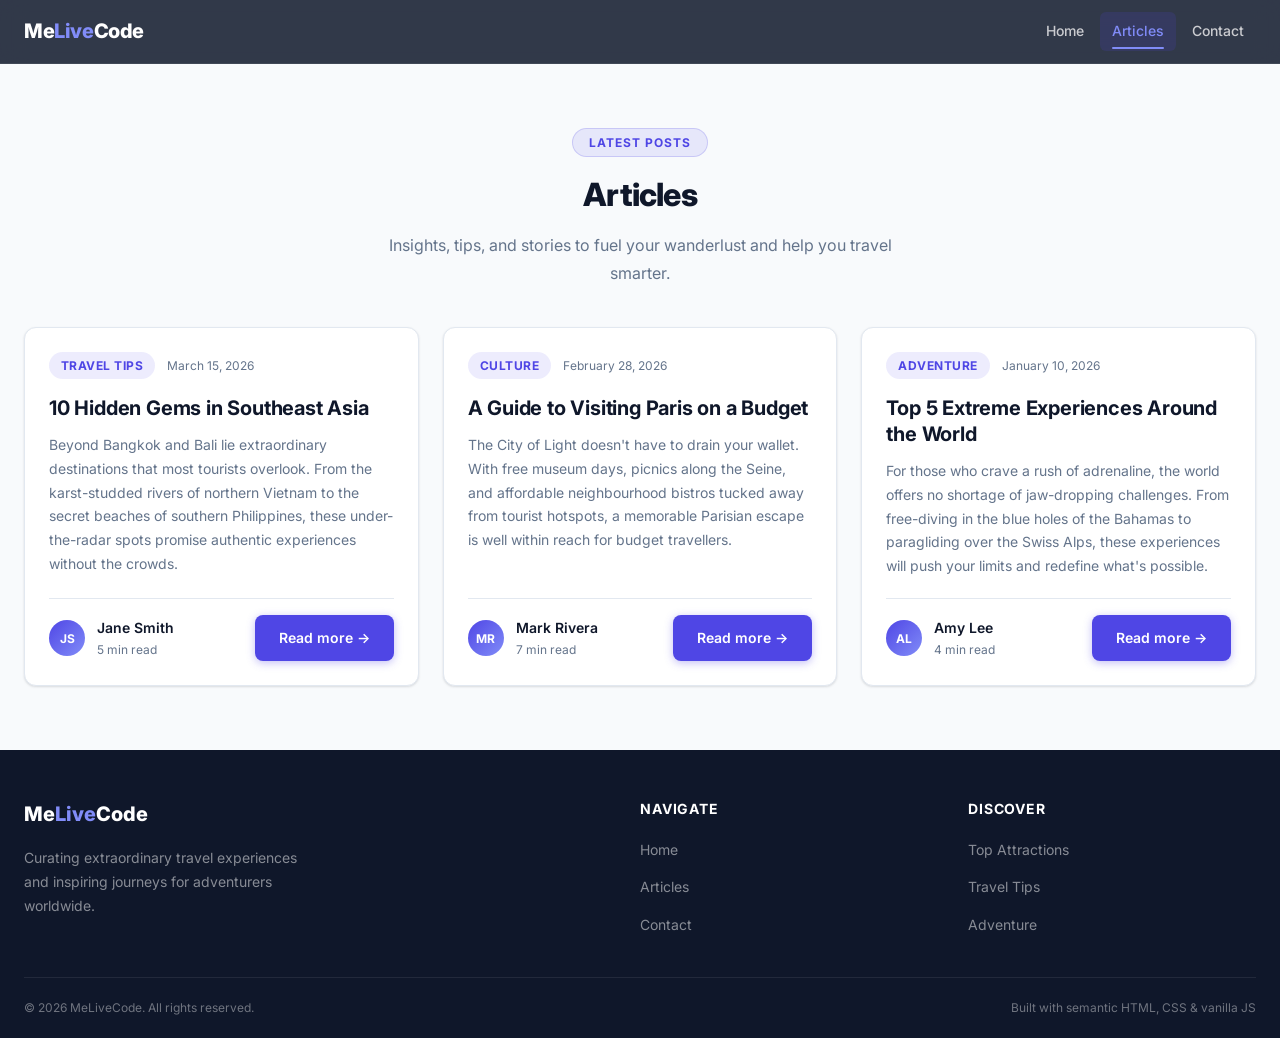
<file: articles.html>
<!DOCTYPE html>
<html lang="en">
<head>
  <meta charset="UTF-8" />
  <meta name="viewport" content="width=device-width, initial-scale=1.0" />
  <meta name="description" content="Read the latest travel articles, tips, and adventure guides from Me Live Code." />
  <meta property="og:title" content="Articles – Me Live Code" />
  <meta property="og:description" content="Travel tips, cultural guides, and adventure stories curated for explorers." />
  <meta property="og:type" content="website" />
  <title>Articles – Me Live Code</title>
  <link rel="preconnect" href="https://fonts.googleapis.com" />
  <link rel="preconnect" href="https://fonts.gstatic.com" crossorigin />
  <link href="https://fonts.googleapis.com/css2?family=Inter:wght@400;500;600;700;800&display=swap" rel="stylesheet" />
  <link rel="stylesheet" href="style.css" />
</head>
<body>
  <a href="#main-content" class="skip-link">Skip to main content</a>

  <!-- ===== HEADER ===== -->
  <header class="site-header">
    <div class="container">
      <a href="./index.html" class="site-logo">Me<span>Live</span>Code</a>
      <button class="nav-toggle" id="nav-toggle" aria-expanded="false" aria-controls="site-nav" aria-label="Toggle navigation">
        <span></span>
        <span></span>
        <span></span>
      </button>
      <nav class="site-nav" id="site-nav" aria-label="Main navigation">
        <ul class="nav-list">
          <li><a href="./index.html">Home</a></li>
          <li><a href="./articles.html" aria-current="page">Articles</a></li>
          <li><a href="./contact.html">Contact</a></li>
        </ul>
      </nav>
    </div>
  </header>

  <!-- ===== MAIN ===== -->
  <main id="main-content">
    <section class="section" aria-labelledby="articles-title">
      <div class="container">

        <header class="section-header">
          <p class="section-eyebrow">Latest Posts</p>
          <h1 class="section-title" id="articles-title">Articles</h1>
          <p class="section-subtitle">Insights, tips, and stories to fuel your wanderlust and help you travel smarter.</p>
        </header>

        <div class="grid">

          <!-- Article 1 -->
          <article class="article-card">
            <div class="article-meta">
              <span class="article-tag">Travel Tips</span>
              <time class="article-date" datetime="2026-03-15">March 15, 2026</time>
            </div>
            <h2 class="article-title">10 Hidden Gems in Southeast Asia</h2>
            <p class="article-excerpt">Beyond Bangkok and Bali lie extraordinary destinations that most tourists overlook. From the karst-studded rivers of northern Vietnam to the secret beaches of southern Philippines, these under-the-radar spots promise authentic experiences without the crowds.</p>
            <div class="article-footer">
              <div class="article-author">
                <div class="avatar" aria-hidden="true">JS</div>
                <div class="author-info">
                  <span class="author-name">Jane Smith</span>
                  <span class="read-time">5 min read</span>
                </div>
              </div>
              <a href="./contact.html" class="btn btn-primary">Read more →</a>
            </div>
          </article>

          <!-- Article 2 -->
          <article class="article-card">
            <div class="article-meta">
              <span class="article-tag">Culture</span>
              <time class="article-date" datetime="2026-02-28">February 28, 2026</time>
            </div>
            <h2 class="article-title">A Guide to Visiting Paris on a Budget</h2>
            <p class="article-excerpt">The City of Light doesn't have to drain your wallet. With free museum days, picnics along the Seine, and affordable neighbourhood bistros tucked away from tourist hotspots, a memorable Parisian escape is well within reach for budget travellers.</p>
            <div class="article-footer">
              <div class="article-author">
                <div class="avatar" aria-hidden="true">MR</div>
                <div class="author-info">
                  <span class="author-name">Mark Rivera</span>
                  <span class="read-time">7 min read</span>
                </div>
              </div>
              <a href="./contact.html" class="btn btn-primary">Read more →</a>
            </div>
          </article>

          <!-- Article 3 -->
          <article class="article-card">
            <div class="article-meta">
              <span class="article-tag">Adventure</span>
              <time class="article-date" datetime="2026-01-10">January 10, 2026</time>
            </div>
            <h2 class="article-title">Top 5 Extreme Experiences Around the World</h2>
            <p class="article-excerpt">For those who crave a rush of adrenaline, the world offers no shortage of jaw-dropping challenges. From free-diving in the blue holes of the Bahamas to paragliding over the Swiss Alps, these experiences will push your limits and redefine what's possible.</p>
            <div class="article-footer">
              <div class="article-author">
                <div class="avatar" aria-hidden="true">AL</div>
                <div class="author-info">
                  <span class="author-name">Amy Lee</span>
                  <span class="read-time">4 min read</span>
                </div>
              </div>
              <a href="./contact.html" class="btn btn-primary">Read more →</a>
            </div>
          </article>

        </div>
      </div>
    </section>
  </main>

  <!-- ===== FOOTER ===== -->
  <footer class="site-footer" aria-label="Site footer">
    <div class="container">
      <div class="footer-top">
        <div class="footer-brand">
          <a href="./index.html" class="footer-logo">Me<span>Live</span>Code</a>
          <p class="footer-desc">Curating extraordinary travel experiences and inspiring journeys for adventurers worldwide.</p>
        </div>
        <div class="footer-col">
          <h4>Navigate</h4>
          <ul>
            <li><a href="./index.html">Home</a></li>
            <li><a href="./articles.html">Articles</a></li>
            <li><a href="./contact.html">Contact</a></li>
          </ul>
        </div>
        <div class="footer-col">
          <h4>Discover</h4>
          <ul>
            <li><a href="./index.html#attractions">Top Attractions</a></li>
            <li><a href="./articles.html">Travel Tips</a></li>
            <li><a href="./articles.html">Adventure</a></li>
          </ul>
        </div>
      </div>
      <div class="footer-bottom">
        <p>&copy; 2026 MeLiveCode. All rights reserved.</p>
        <p>Built with semantic HTML, CSS &amp; vanilla JS</p>
      </div>
    </div>
  </footer>

  <!-- Scroll to top -->
  <button class="scroll-top" id="scroll-top" aria-label="Scroll to top">
    <svg width="20" height="20" viewBox="0 0 24 24" fill="none"
         stroke="currentColor" stroke-width="2.5" stroke-linecap="round" stroke-linejoin="round"
         aria-hidden="true">
      <polyline points="18 15 12 9 6 15"/>
    </svg>
  </button>

  <!-- Toast container -->
  <div class="toast-container" id="toast-container" aria-live="assertive" aria-atomic="true"></div>

  <script>
  /* ===== HAMBURGER NAV ===== */
  (function () {
    const toggle = document.getElementById('nav-toggle');
    const nav    = document.getElementById('site-nav');
    if (!toggle || !nav) return;

    toggle.addEventListener('click', function () {
      const expanded = this.getAttribute('aria-expanded') === 'true';
      this.setAttribute('aria-expanded', String(!expanded));
      nav.classList.toggle('is-open', !expanded);
    });

    document.addEventListener('click', function (e) {
      if (!nav.contains(e.target) && !toggle.contains(e.target)) {
        toggle.setAttribute('aria-expanded', 'false');
        nav.classList.remove('is-open');
      }
    });

    document.addEventListener('keydown', function (e) {
      if (e.key === 'Escape') {
        toggle.setAttribute('aria-expanded', 'false');
        nav.classList.remove('is-open');
      }
    });
  }());

  /* ===== SCROLL TO TOP ===== */
  (function () {
    const btn = document.getElementById('scroll-top');
    if (!btn) return;

    window.addEventListener('scroll', function () {
      btn.classList.toggle('is-visible', window.scrollY > 400);
    }, { passive: true });

    btn.addEventListener('click', function () {
      window.scrollTo({ top: 0, behavior: 'smooth' });
    });
  }());
  </script>
</body>
</html>
</file>
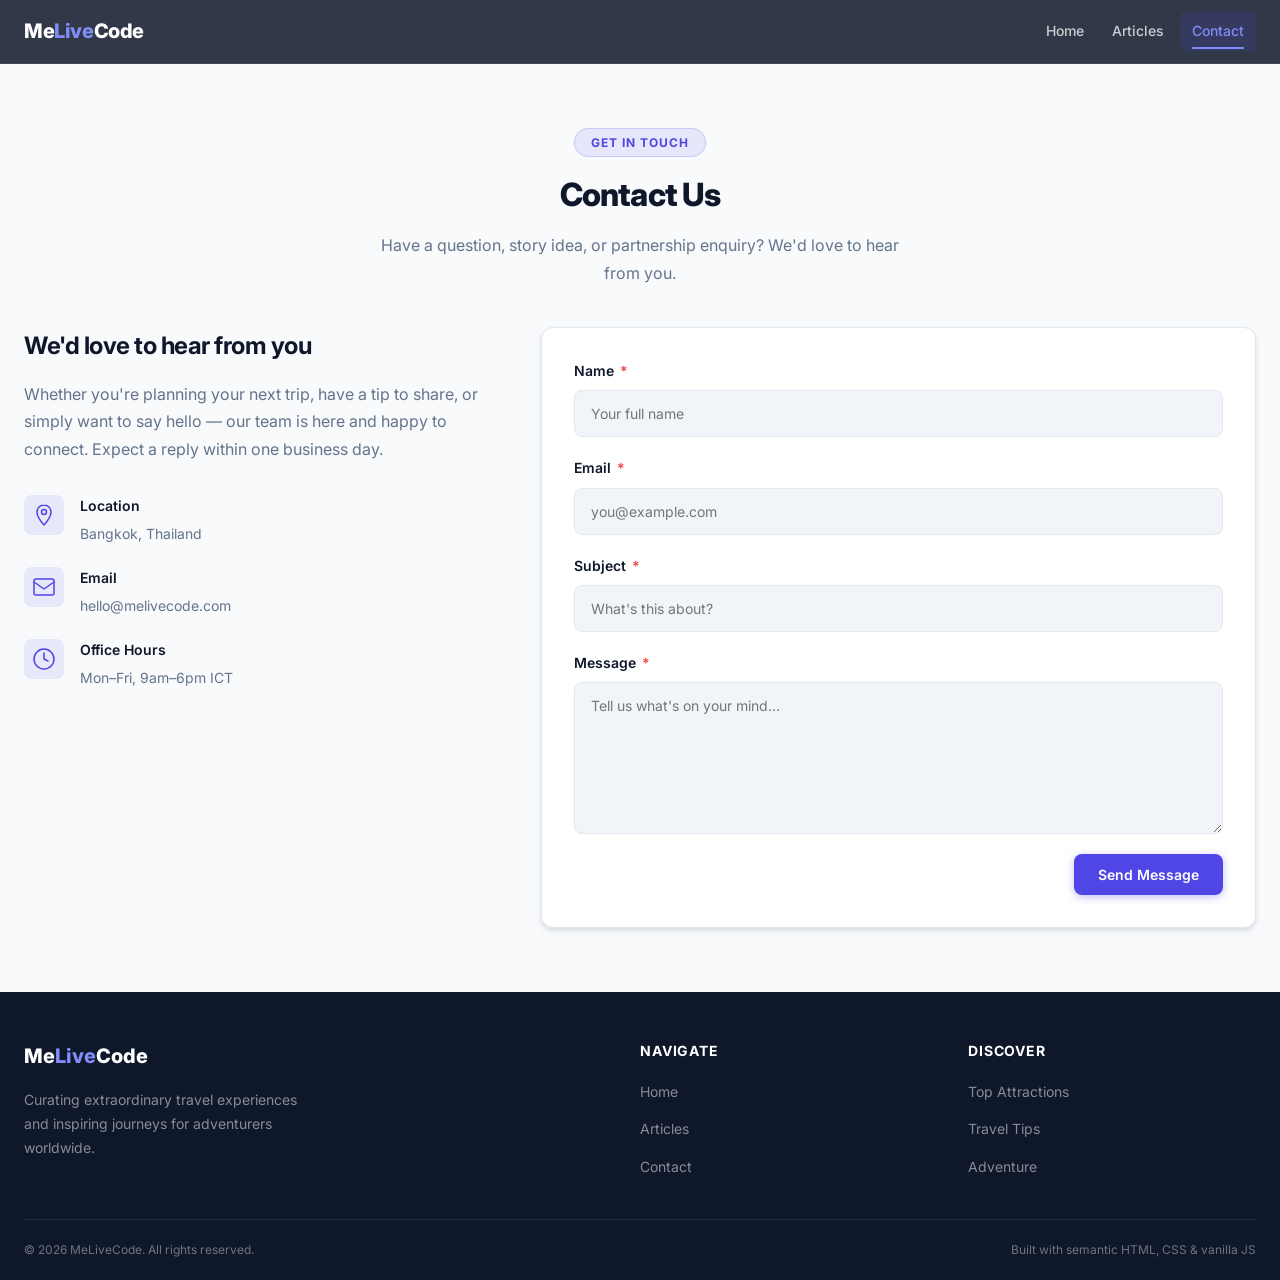
<file: contact.html>
<!DOCTYPE html>
<html lang="en">
<head>
  <meta charset="UTF-8" />
  <meta name="viewport" content="width=device-width, initial-scale=1.0" />
  <meta name="description" content="Get in touch with the Me Live Code team. We'd love to hear from you." />
  <meta property="og:title" content="Contact – Me Live Code" />
  <meta property="og:description" content="Reach out to us with questions, stories, or partnership enquiries." />
  <meta property="og:type" content="website" />
  <title>Contact – Me Live Code</title>
  <link rel="preconnect" href="https://fonts.googleapis.com" />
  <link rel="preconnect" href="https://fonts.gstatic.com" crossorigin />
  <link href="https://fonts.googleapis.com/css2?family=Inter:wght@400;500;600;700;800&display=swap" rel="stylesheet" />
  <link rel="stylesheet" href="style.css" />
</head>
<body>
  <a href="#main-content" class="skip-link">Skip to main content</a>

  <!-- ===== HEADER ===== -->
  <header class="site-header">
    <div class="container">
      <a href="./index.html" class="site-logo">Me<span>Live</span>Code</a>
      <button class="nav-toggle" id="nav-toggle" aria-expanded="false" aria-controls="site-nav" aria-label="Toggle navigation">
        <span></span>
        <span></span>
        <span></span>
      </button>
      <nav class="site-nav" id="site-nav" aria-label="Main navigation">
        <ul class="nav-list">
          <li><a href="./index.html">Home</a></li>
          <li><a href="./articles.html">Articles</a></li>
          <li><a href="./contact.html" aria-current="page">Contact</a></li>
        </ul>
      </nav>
    </div>
  </header>

  <!-- ===== MAIN ===== -->
  <main id="main-content">
    <section class="section" aria-labelledby="contact-title">
      <div class="container">

        <header class="section-header">
          <p class="section-eyebrow">Get in Touch</p>
          <h1 class="section-title" id="contact-title">Contact Us</h1>
          <p class="section-subtitle">Have a question, story idea, or partnership enquiry? We'd love to hear from you.</p>
        </header>

        <div class="contact-layout">

          <!-- ===== LEFT: contact info ===== -->
          <div class="contact-info">
            <h3>We'd love to hear from you</h3>
            <p>Whether you're planning your next trip, have a tip to share, or simply want to say hello — our team is here and happy to connect. Expect a reply within one business day.</p>

            <div class="contact-details">

              <div class="contact-detail">
                <div class="contact-detail-icon" aria-hidden="true">
                  <svg width="24" height="24" viewBox="0 0 24 24" fill="none"
                       stroke="currentColor" stroke-width="1.5" stroke-linecap="round" stroke-linejoin="round">
                    <path d="M12 2C8.13 2 5 5.13 5 9c0 5.25 7 13 7 13s7-7.75 7-13c0-3.87-3.13-7-7-7z"/>
                    <circle cx="12" cy="9" r="2.5"/>
                  </svg>
                </div>
                <div class="contact-detail-body">
                  <strong>Location</strong>
                  <span>Bangkok, Thailand</span>
                </div>
              </div>

              <div class="contact-detail">
                <div class="contact-detail-icon" aria-hidden="true">
                  <svg width="24" height="24" viewBox="0 0 24 24" fill="none"
                       stroke="currentColor" stroke-width="1.5" stroke-linecap="round" stroke-linejoin="round">
                    <rect x="2" y="4" width="20" height="16" rx="2"/>
                    <path d="M2 7l10 7 10-7"/>
                  </svg>
                </div>
                <div class="contact-detail-body">
                  <strong>Email</strong>
                  <span>hello@melivecode.com</span>
                </div>
              </div>

              <div class="contact-detail">
                <div class="contact-detail-icon" aria-hidden="true">
                  <svg width="24" height="24" viewBox="0 0 24 24" fill="none"
                       stroke="currentColor" stroke-width="1.5" stroke-linecap="round" stroke-linejoin="round">
                    <circle cx="12" cy="12" r="10"/>
                    <polyline points="12 6 12 12 16 14"/>
                  </svg>
                </div>
                <div class="contact-detail-body">
                  <strong>Office Hours</strong>
                  <span>Mon–Fri, 9am–6pm ICT</span>
                </div>
              </div>

            </div>
          </div>

          <!-- ===== RIGHT: form ===== -->
          <div class="form-card">
            <form id="contact-form" novalidate aria-label="Contact form">

              <div class="form-group" id="group-name">
                <label for="name">Name <span class="required" aria-hidden="true">*</span></label>
                <input type="text" id="name" name="name" placeholder="Your full name"
                       autocomplete="name" required minlength="2" />
                <span class="form-error" id="name-error" role="alert">Please enter your name (at least 2 characters).</span>
              </div>

              <div class="form-group" id="group-email">
                <label for="email">Email <span class="required" aria-hidden="true">*</span></label>
                <input type="email" id="email" name="email" placeholder="you@example.com"
                       autocomplete="email" required />
                <span class="form-error" id="email-error" role="alert">Please enter a valid email address.</span>
              </div>

              <div class="form-group" id="group-subject">
                <label for="subject">Subject <span class="required" aria-hidden="true">*</span></label>
                <input type="text" id="subject" name="subject" placeholder="What's this about?"
                       required minlength="3" />
                <span class="form-error" id="subject-error" role="alert">Please enter a subject (at least 3 characters).</span>
              </div>

              <div class="form-group" id="group-message">
                <label for="message">Message <span class="required" aria-hidden="true">*</span></label>
                <textarea id="message" name="message" rows="6"
                          placeholder="Tell us what's on your mind…" required minlength="10"></textarea>
                <span class="form-error" id="message-error" role="alert">Please enter a message (at least 10 characters).</span>
              </div>

              <div class="form-actions">
                <button type="submit" class="btn btn-primary" id="submit-btn">Send Message</button>
              </div>

            </form>
          </div>

        </div>
      </div>
    </section>
  </main>

  <!-- ===== FOOTER ===== -->
  <footer class="site-footer" aria-label="Site footer">
    <div class="container">
      <div class="footer-top">
        <div class="footer-brand">
          <a href="./index.html" class="footer-logo">Me<span>Live</span>Code</a>
          <p class="footer-desc">Curating extraordinary travel experiences and inspiring journeys for adventurers worldwide.</p>
        </div>
        <div class="footer-col">
          <h4>Navigate</h4>
          <ul>
            <li><a href="./index.html">Home</a></li>
            <li><a href="./articles.html">Articles</a></li>
            <li><a href="./contact.html">Contact</a></li>
          </ul>
        </div>
        <div class="footer-col">
          <h4>Discover</h4>
          <ul>
            <li><a href="./index.html#attractions">Top Attractions</a></li>
            <li><a href="./articles.html">Travel Tips</a></li>
            <li><a href="./articles.html">Adventure</a></li>
          </ul>
        </div>
      </div>
      <div class="footer-bottom">
        <p>&copy; 2026 MeLiveCode. All rights reserved.</p>
        <p>Built with semantic HTML, CSS &amp; vanilla JS</p>
      </div>
    </div>
  </footer>

  <!-- Scroll to top -->
  <button class="scroll-top" id="scroll-top" aria-label="Scroll to top">
    <svg width="20" height="20" viewBox="0 0 24 24" fill="none"
         stroke="currentColor" stroke-width="2.5" stroke-linecap="round" stroke-linejoin="round"
         aria-hidden="true">
      <polyline points="18 15 12 9 6 15"/>
    </svg>
  </button>

  <!-- Toast container -->
  <div class="toast-container" id="toast-container" aria-live="assertive" aria-atomic="true"></div>

  <script>
  /* ===== HAMBURGER NAV ===== */
  (function () {
    const toggle = document.getElementById('nav-toggle');
    const nav    = document.getElementById('site-nav');
    if (!toggle || !nav) return;

    toggle.addEventListener('click', function () {
      const expanded = this.getAttribute('aria-expanded') === 'true';
      this.setAttribute('aria-expanded', String(!expanded));
      nav.classList.toggle('is-open', !expanded);
    });

    document.addEventListener('click', function (e) {
      if (!nav.contains(e.target) && !toggle.contains(e.target)) {
        toggle.setAttribute('aria-expanded', 'false');
        nav.classList.remove('is-open');
      }
    });

    document.addEventListener('keydown', function (e) {
      if (e.key === 'Escape') {
        toggle.setAttribute('aria-expanded', 'false');
        nav.classList.remove('is-open');
      }
    });
  }());

  /* ===== SCROLL TO TOP ===== */
  (function () {
    const btn = document.getElementById('scroll-top');
    if (!btn) return;

    window.addEventListener('scroll', function () {
      btn.classList.toggle('is-visible', window.scrollY > 400);
    }, { passive: true });

    btn.addEventListener('click', function () {
      window.scrollTo({ top: 0, behavior: 'smooth' });
    });
  }());

  /* ===== CONTACT FORM VALIDATION & TOAST ===== */
  (function () {
    var EMAIL_RE = /^[^\s@]+@[^\s@]+\.[^\s@]+$/;

    /* --- Toast helper --- */
    function createToast(message, type) {
      var container = document.getElementById('toast-container');
      if (!container) return;

      var iconMap = {
        success: '<svg class="toast-icon" viewBox="0 0 24 24" fill="none" stroke="currentColor" stroke-width="2" stroke-linecap="round" stroke-linejoin="round" aria-hidden="true"><path d="M22 11.08V12a10 10 0 1 1-5.93-9.14"/><polyline points="22 4 12 14.01 9 11.01"/></svg>',
        error:   '<svg class="toast-icon" viewBox="0 0 24 24" fill="none" stroke="currentColor" stroke-width="2" stroke-linecap="round" stroke-linejoin="round" aria-hidden="true"><circle cx="12" cy="12" r="10"/><line x1="15" y1="9" x2="9" y2="15"/><line x1="9" y1="9" x2="15" y2="15"/></svg>',
        info:    '<svg class="toast-icon" viewBox="0 0 24 24" fill="none" stroke="currentColor" stroke-width="2" stroke-linecap="round" stroke-linejoin="round" aria-hidden="true"><circle cx="12" cy="12" r="10"/><line x1="12" y1="8" x2="12" y2="12"/><line x1="12" y1="16" x2="12.01" y2="16"/></svg>'
      };

      var toast = document.createElement('div');
      toast.className = 'toast toast-' + (type || 'info');
      toast.innerHTML = (iconMap[type] || iconMap.info) + '<span>' + message + '</span>';
      container.appendChild(toast);

      setTimeout(function () {
        toast.classList.add('is-leaving');
        toast.addEventListener('animationend', function () { toast.remove(); }, { once: true });
      }, 4000);
    }

    /* --- Field validators --- */
    function validateField(id) {
      var field  = document.getElementById(id);
      var group  = document.getElementById('group-' + id);
      var error  = document.getElementById(id + '-error');
      if (!field || !group) return true;

      var valid = false;
      switch (id) {
        case 'name':    valid = field.value.trim().length >= 2; break;
        case 'email':   valid = EMAIL_RE.test(field.value.trim()); break;
        case 'subject': valid = field.value.trim().length >= 3; break;
        case 'message': valid = field.value.trim().length >= 10; break;
        default:        valid = field.value.trim().length > 0;
      }

      field.classList.toggle('is-invalid', !valid);
      field.classList.toggle('is-valid', valid);
      group.classList.toggle('has-error', !valid);
      if (error) error.style.display = valid ? 'none' : 'block';
      return valid;
    }

    var fields = ['name', 'email', 'subject', 'message'];

    /* Wire blur listeners */
    fields.forEach(function (id) {
      var el = document.getElementById(id);
      if (el) {
        el.addEventListener('blur', function () { validateField(id); });
        el.addEventListener('input', function () {
          /* Clear error state on typing if field was already invalid */
          if (el.classList.contains('is-invalid')) validateField(id);
        });
      }
    });

    /* --- Form submit --- */
    var form      = document.getElementById('contact-form');
    var submitBtn = document.getElementById('submit-btn');
    if (!form || !submitBtn) return;

    form.addEventListener('submit', function (e) {
      e.preventDefault();

      var allValid = fields.map(validateField).every(Boolean);

      if (!allValid) {
        var firstInvalid = form.querySelector('.is-invalid');
        if (firstInvalid) firstInvalid.focus();
        createToast('Please fix the errors above.', 'error');
        return;
      }

      /* Show loading state */
      submitBtn.disabled = true;
      submitBtn.textContent = 'Sending…';

      setTimeout(function () {
        submitBtn.disabled = false;
        submitBtn.textContent = 'Send Message';
        form.reset();
        fields.forEach(function (id) {
          var el = document.getElementById(id);
          var group = document.getElementById('group-' + id);
          if (el) { el.classList.remove('is-valid', 'is-invalid'); }
          if (group) { group.classList.remove('has-error'); }
        });
        createToast("Message sent! We'll be in touch soon.", 'success');
      }, 1200);
    });
  }());
  </script>
</body>
</html>
</file>
<file: style.css>
/* ============================================================
   DESIGN TOKENS
   ============================================================ */
@import url('https://fonts.googleapis.com/css2?family=Inter:wght@400;500;600;700;800&display=swap');

:root {
  /* Colors */
  --color-primary:       #4f46e5;
  --color-primary-dark:  #3730a3;
  --color-primary-light: #818cf8;
  --color-bg:            #f8fafc;
  --color-surface:       #ffffff;
  --color-surface-2:     #f1f5f9;
  --color-text:          #0f172a;
  --color-text-muted:    #64748b;
  --color-border:        #e2e8f0;
  --color-shadow:        rgba(15, 23, 42, 0.12);

  /* Typography */
  --font-sans: 'Inter', system-ui, -apple-system, sans-serif;
  --text-xs:   clamp(0.70rem, 0.68rem + 0.10vw, 0.75rem);
  --text-sm:   clamp(0.80rem, 0.78rem + 0.12vw, 0.875rem);
  --text-base: clamp(0.95rem, 0.92rem + 0.15vw, 1rem);
  --text-lg:   clamp(1.05rem, 1.00rem + 0.25vw, 1.125rem);
  --text-xl:   clamp(1.15rem, 1.08rem + 0.35vw, 1.25rem);
  --text-2xl:  clamp(1.30rem, 1.15rem + 0.75vw, 1.5rem);
  --text-3xl:  clamp(1.60rem, 1.35rem + 1.25vw, 2rem);
  --text-4xl:  clamp(2.00rem, 1.60rem + 2.00vw, 3rem);

  /* Spacing */
  --space-1:  0.25rem;
  --space-2:  0.5rem;
  --space-3:  0.75rem;
  --space-4:  1rem;
  --space-5:  1.25rem;
  --space-6:  1.5rem;
  --space-8:  2rem;
  --space-10: 2.5rem;
  --space-12: 3rem;
  --space-16: 4rem;
  --space-20: 5rem;

  /* Border radius */
  --radius-sm:   0.25rem;
  --radius-md:   0.375rem;
  --radius-lg:   0.5rem;
  --radius-xl:   0.75rem;
  --radius-2xl:  1rem;
  --radius-full: 9999px;

  /* Shadows */
  --shadow-sm: 0 1px 2px rgba(15, 23, 42, 0.06), 0 1px 3px rgba(15, 23, 42, 0.08);
  --shadow-md: 0 4px 6px rgba(15, 23, 42, 0.07), 0 2px 4px rgba(15, 23, 42, 0.06);
  --shadow-lg: 0 10px 15px rgba(15, 23, 42, 0.08), 0 4px 6px rgba(15, 23, 42, 0.05);
  --shadow-xl: 0 20px 25px rgba(15, 23, 42, 0.10), 0 8px 10px rgba(15, 23, 42, 0.06);

  /* Transitions */
  --transition-fast: 120ms ease;
  --transition-base: 200ms ease;
  --transition-slow: 350ms ease;

  /* Layout */
  --max-width:    1280px;
  --header-height: 4rem;
}

@media (prefers-color-scheme: dark) {
  :root {
    --color-bg:         #0f172a;
    --color-surface:    #1e293b;
    --color-surface-2:  #273449;
    --color-text:       #f8fafc;
    --color-text-muted: #94a3b8;
    --color-border:     #334155;
    --color-shadow:     rgba(0, 0, 0, 0.35);
  }
}

/* ============================================================
   RESET
   ============================================================ */
*, *::before, *::after {
  box-sizing: border-box;
  margin: 0;
  padding: 0;
}

html {
  scroll-behavior: smooth;
  -webkit-text-size-adjust: 100%;
  text-size-adjust: 100%;
}

@media (prefers-reduced-motion: reduce) {
  *, *::before, *::after {
    animation-duration: 0.01ms !important;
    animation-iteration-count: 1 !important;
    transition-duration: 0.01ms !important;
    scroll-behavior: auto !important;
  }
}

body {
  display: flex;
  flex-direction: column;
  min-height: 100vh;
  background-color: var(--color-bg);
  color: var(--color-text);
  font-family: var(--font-sans);
  font-size: var(--text-base);
  line-height: 1.6;
  -webkit-font-smoothing: antialiased;
  -moz-osx-font-smoothing: grayscale;
}

main { flex: 1; }

img, svg { display: block; max-width: 100%; }
a { color: inherit; text-decoration: none; }
ul, ol { list-style: none; }
button { font-family: inherit; cursor: pointer; border: none; background: none; }
input, textarea, select { font-family: inherit; }

/* ============================================================
   ACCESSIBILITY
   ============================================================ */
:focus-visible {
  outline: 3px solid var(--color-primary);
  outline-offset: 3px;
  border-radius: var(--radius-sm);
}

.skip-link {
  position: absolute;
  top: -100%;
  left: var(--space-4);
  padding: var(--space-2) var(--space-4);
  background: var(--color-primary);
  color: #fff;
  border-radius: var(--radius-md);
  font-weight: 600;
  z-index: 9999;
  transition: top var(--transition-fast);
}
.skip-link:focus {
  top: var(--space-4);
}

/* ============================================================
   LAYOUT
   ============================================================ */
.container {
  width: 100%;
  max-width: var(--max-width);
  margin-inline: auto;
  padding-inline: var(--space-6);
}

/* ============================================================
   HEADER / NAV
   ============================================================ */
.site-header {
  position: sticky;
  top: 0;
  z-index: 100;
  height: var(--header-height);
  display: flex;
  align-items: center;
  background: rgba(15, 23, 42, 0.85);
  backdrop-filter: blur(12px);
  -webkit-backdrop-filter: blur(12px);
  border-bottom: 1px solid rgba(255, 255, 255, 0.08);
}

.site-header .container {
  display: flex;
  align-items: center;
  justify-content: space-between;
  gap: var(--space-4);
}

.site-logo {
  font-size: var(--text-xl);
  font-weight: 800;
  color: #fff;
  letter-spacing: -0.02em;
  text-decoration: none;
}
.site-logo span { color: var(--color-primary-light); }

.nav-list {
  display: flex;
  align-items: center;
  gap: var(--space-1);
}

.nav-list a {
  position: relative;
  display: inline-block;
  padding: var(--space-2) var(--space-3);
  color: rgba(255, 255, 255, 0.75);
  font-size: var(--text-sm);
  font-weight: 500;
  border-radius: var(--radius-md);
  transition: color var(--transition-base);
}

.nav-list a::after {
  content: '';
  position: absolute;
  bottom: 2px;
  left: var(--space-3);
  right: var(--space-3);
  height: 2px;
  background: var(--color-primary-light);
  border-radius: var(--radius-full);
  transform: scaleX(0);
  transform-origin: left;
  transition: transform var(--transition-base);
}

.nav-list a:hover {
  color: #fff;
}
.nav-list a:hover::after {
  transform: scaleX(1);
}

.nav-list a[aria-current="page"] {
  color: var(--color-primary-light);
  background: rgba(79, 70, 229, 0.15);
}
.nav-list a[aria-current="page"]::after {
  transform: scaleX(1);
}

/* Hamburger */
.nav-toggle {
  display: none;
  flex-direction: column;
  justify-content: center;
  align-items: center;
  width: 2.25rem;
  height: 2.25rem;
  gap: 5px;
  border-radius: var(--radius-md);
  transition: background var(--transition-base);
  color: #fff;
  z-index: 110;
}
.nav-toggle:hover { background: rgba(255,255,255,0.08); }

.nav-toggle span {
  display: block;
  width: 22px;
  height: 2px;
  background: currentColor;
  border-radius: var(--radius-full);
  transition: transform var(--transition-base), opacity var(--transition-base);
}

.nav-toggle[aria-expanded="true"] span:nth-child(1) {
  transform: translateY(7px) rotate(45deg);
}
.nav-toggle[aria-expanded="true"] span:nth-child(2) {
  opacity: 0;
  transform: scaleX(0);
}
.nav-toggle[aria-expanded="true"] span:nth-child(3) {
  transform: translateY(-7px) rotate(-45deg);
}

/* Mobile nav */
@media (max-width: 640px) {
  .nav-toggle { display: flex; }

  .site-nav {
    position: absolute;
    top: var(--header-height);
    left: 0;
    right: 0;
    background: rgba(15, 23, 42, 0.97);
    backdrop-filter: blur(12px);
    -webkit-backdrop-filter: blur(12px);
    border-bottom: 1px solid var(--color-border);
    transform: translateY(-110%);
    transition: transform var(--transition-slow);
    z-index: 99;
    padding: var(--space-4) var(--space-6);
  }

  .site-nav.is-open {
    transform: translateY(0);
  }

  .nav-list {
    flex-direction: column;
    align-items: flex-start;
    gap: var(--space-1);
  }

  .nav-list a {
    width: 100%;
    padding: var(--space-3) var(--space-3);
  }
}

/* ============================================================
   HERO
   ============================================================ */
.hero {
  position: relative;
  overflow: hidden;
  padding: var(--space-20) 0;
  background: #0f172a;
  text-align: center;
  color: #fff;
}

.hero::before,
.hero::after {
  content: '';
  position: absolute;
  border-radius: var(--radius-full);
  pointer-events: none;
}

.hero::before {
  width: 700px;
  height: 700px;
  top: -200px;
  left: 50%;
  transform: translateX(-60%);
  background: radial-gradient(circle, rgba(79,70,229,0.35) 0%, transparent 70%);
}

.hero::after {
  width: 500px;
  height: 500px;
  bottom: -150px;
  right: -100px;
  background: radial-gradient(circle, rgba(129,140,248,0.2) 0%, transparent 70%);
}

.hero .container { position: relative; z-index: 1; }

.hero-eyebrow {
  display: inline-block;
  margin-bottom: var(--space-5);
  padding: var(--space-2) var(--space-5);
  background: rgba(79, 70, 229, 0.2);
  border: 1px solid rgba(129, 140, 248, 0.35);
  border-radius: var(--radius-full);
  font-size: var(--text-sm);
  font-weight: 600;
  color: var(--color-primary-light);
  letter-spacing: 0.05em;
  text-transform: uppercase;
}

.hero-title {
  margin-bottom: var(--space-5);
  font-size: var(--text-4xl);
  font-weight: 800;
  line-height: 1.1;
  letter-spacing: -0.03em;
}

.hero-title em {
  font-style: normal;
  background: linear-gradient(135deg, var(--color-primary-light), #c4b5fd);
  -webkit-background-clip: text;
  -webkit-text-fill-color: transparent;
  background-clip: text;
}

.hero-subtitle {
  max-width: 560px;
  margin-inline: auto;
  margin-bottom: var(--space-8);
  font-size: var(--text-lg);
  color: rgba(255,255,255,0.65);
  line-height: 1.7;
}

.hero-actions {
  display: flex;
  justify-content: center;
  flex-wrap: wrap;
  gap: var(--space-4);
}

/* ============================================================
   BUTTONS
   ============================================================ */
.btn {
  display: inline-flex;
  align-items: center;
  gap: var(--space-2);
  padding: var(--space-3) var(--space-6);
  font-size: var(--text-sm);
  font-weight: 600;
  border-radius: var(--radius-lg);
  transition: transform var(--transition-base), box-shadow var(--transition-base), background var(--transition-base), color var(--transition-base);
  cursor: pointer;
  text-decoration: none;
  white-space: nowrap;
}

.btn:active { transform: translateY(1px) !important; }

.btn-primary {
  background: var(--color-primary);
  color: #fff;
  box-shadow: 0 2px 8px rgba(79, 70, 229, 0.35);
}
.btn-primary:hover {
  background: var(--color-primary-dark);
  transform: translateY(-2px);
  box-shadow: 0 6px 16px rgba(79, 70, 229, 0.45);
}

.btn-outline {
  background: transparent;
  color: #fff;
  border: 1.5px solid rgba(255,255,255,0.35);
}
.btn-outline:hover {
  background: rgba(255,255,255,0.08);
  border-color: rgba(255,255,255,0.65);
  transform: translateY(-2px);
}

/* ============================================================
   SECTIONS
   ============================================================ */
.section { padding: var(--space-16) 0; }

.section-header {
  text-align: center;
  margin-bottom: var(--space-10);
}

.section-eyebrow {
  display: inline-block;
  margin-bottom: var(--space-3);
  padding: var(--space-1) var(--space-4);
  background: rgba(79, 70, 229, 0.1);
  border: 1px solid rgba(79, 70, 229, 0.2);
  border-radius: var(--radius-full);
  font-size: var(--text-xs);
  font-weight: 700;
  color: var(--color-primary);
  letter-spacing: 0.08em;
  text-transform: uppercase;
}

.section-title {
  font-size: var(--text-3xl);
  font-weight: 800;
  letter-spacing: -0.025em;
  margin-bottom: var(--space-3);
  color: var(--color-text);
}

.section-subtitle {
  max-width: 520px;
  margin-inline: auto;
  font-size: var(--text-base);
  color: var(--color-text-muted);
  line-height: 1.7;
}

/* ============================================================
   FILTER BAR
   ============================================================ */
.filter-bar {
  display: flex;
  flex-wrap: wrap;
  align-items: center;
  justify-content: center;
  gap: var(--space-3);
  padding: var(--space-4) var(--space-6);
  margin-bottom: var(--space-8);
  background: var(--color-surface);
  border: 1px solid var(--color-border);
  border-radius: var(--radius-xl);
  box-shadow: var(--shadow-sm);
}

.filter-bar label {
  font-size: var(--text-sm);
  font-weight: 600;
  color: var(--color-text-muted);
}

.filter-bar select {
  appearance: none;
  -webkit-appearance: none;
  padding: var(--space-2) var(--space-10) var(--space-2) var(--space-4);
  background-color: var(--color-surface-2);
  background-image: url("data:image/svg+xml,%3Csvg xmlns='http://www.w3.org/2000/svg' width='16' height='16' viewBox='0 0 24 24' fill='none' stroke='%2364748b' stroke-width='2' stroke-linecap='round' stroke-linejoin='round'%3E%3Cpolyline points='6 9 12 15 18 9'/%3E%3C/svg%3E");
  background-repeat: no-repeat;
  background-position: right var(--space-3) center;
  border: 1.5px solid var(--color-border);
  border-radius: var(--radius-lg);
  font-size: var(--text-sm);
  font-weight: 500;
  color: var(--color-text);
  cursor: pointer;
  transition: border-color var(--transition-base), box-shadow var(--transition-base);
  min-width: 160px;
}

.filter-bar select:focus-visible {
  border-color: var(--color-primary);
  box-shadow: 0 0 0 3px rgba(79, 70, 229, 0.15);
  outline: none;
}

/* ============================================================
   GRID
   ============================================================ */
.grid {
  display: grid;
  grid-template-columns: repeat(auto-fill, minmax(300px, 1fr));
  gap: var(--space-6);
}

/* ============================================================
   CARD
   ============================================================ */
@keyframes cardEnter {
  from { opacity: 0; transform: translateY(20px); }
  to   { opacity: 1; transform: translateY(0); }
}

.card {
  display: flex;
  flex-direction: column;
  background: var(--color-surface);
  border: 1px solid var(--color-border);
  border-radius: var(--radius-xl);
  box-shadow: var(--shadow-md);
  overflow: hidden;
  transition: transform var(--transition-slow), box-shadow var(--transition-slow);
}

.card:hover {
  transform: translateY(-6px);
  box-shadow: var(--shadow-xl);
}

.card.is-hidden { display: none; }

.card.is-entering { animation: cardEnter 0.4s ease forwards; }

.card-image-wrap {
  position: relative;
  overflow: hidden;
  height: 220px;
  flex-shrink: 0;
}

.card-image-wrap img {
  width: 100%;
  height: 100%;
  object-fit: cover;
  transition: transform var(--transition-slow);
}

.card:hover .card-image-wrap img {
  transform: scale(1.06);
}

.card-badge {
  position: absolute;
  top: var(--space-3);
  right: var(--space-3);
  padding: var(--space-1) var(--space-3);
  border-radius: var(--radius-full);
  font-size: var(--text-xs);
  font-weight: 700;
  text-transform: uppercase;
  letter-spacing: 0.06em;
  backdrop-filter: blur(8px);
  -webkit-backdrop-filter: blur(8px);
}

.badge-low    { background: rgba(16,185,129,0.85); color: #fff; }
.badge-medium { background: rgba(245,158,11,0.85); color: #fff; }
.badge-high   { background: rgba(239,68,68,0.85);  color: #fff; }

.card-body {
  display: flex;
  flex-direction: column;
  flex: 1;
  padding: var(--space-5) var(--space-6);
  gap: var(--space-3);
}

.card-title {
  font-size: var(--text-xl);
  font-weight: 700;
  letter-spacing: -0.01em;
  color: var(--color-text);
  line-height: 1.3;
}

.card-text {
  font-size: var(--text-sm);
  color: var(--color-text-muted);
  line-height: 1.7;
  flex: 1;
}

.card-body .btn {
  align-self: flex-start;
  margin-top: var(--space-2);
}

/* ============================================================
   NO RESULTS
   ============================================================ */
.no-results {
  display: none;
  grid-column: 1 / -1;
  flex-direction: column;
  align-items: center;
  gap: var(--space-4);
  padding: var(--space-16) 0;
  text-align: center;
  color: var(--color-text-muted);
}

.no-results svg {
  opacity: 0.4;
}

.no-results p {
  font-size: var(--text-lg);
  font-weight: 500;
}

/* ============================================================
   ARTICLE CARD
   ============================================================ */
.article-card {
  display: flex;
  flex-direction: column;
  background: var(--color-surface);
  border: 1px solid var(--color-border);
  border-radius: var(--radius-xl);
  padding: var(--space-6);
  transition: transform var(--transition-slow), box-shadow var(--transition-slow);
  box-shadow: var(--shadow-sm);
}

.article-card:hover {
  transform: translateY(-5px);
  box-shadow: var(--shadow-xl);
}

.article-meta {
  display: flex;
  align-items: center;
  gap: var(--space-3);
  margin-bottom: var(--space-4);
}

.article-tag {
  padding: var(--space-1) var(--space-3);
  background: rgba(79, 70, 229, 0.1);
  color: var(--color-primary);
  border-radius: var(--radius-full);
  font-size: var(--text-xs);
  font-weight: 700;
  letter-spacing: 0.04em;
  text-transform: uppercase;
}

.article-date {
  font-size: var(--text-xs);
  color: var(--color-text-muted);
}

.article-title {
  font-size: var(--text-xl);
  font-weight: 700;
  letter-spacing: -0.01em;
  margin-bottom: var(--space-3);
  line-height: 1.3;
  color: var(--color-text);
}

.article-excerpt {
  font-size: var(--text-sm);
  color: var(--color-text-muted);
  line-height: 1.7;
  flex: 1;
  margin-bottom: var(--space-5);
}

.article-footer {
  display: flex;
  align-items: center;
  justify-content: space-between;
  gap: var(--space-3);
  margin-top: auto;
  padding-top: var(--space-4);
  border-top: 1px solid var(--color-border);
}

.article-author {
  display: flex;
  align-items: center;
  gap: var(--space-3);
}

.avatar {
  width: 2.25rem;
  height: 2.25rem;
  border-radius: var(--radius-full);
  background: linear-gradient(135deg, var(--color-primary), var(--color-primary-light));
  display: flex;
  align-items: center;
  justify-content: center;
  font-size: var(--text-xs);
  font-weight: 700;
  color: #fff;
  flex-shrink: 0;
}

.author-info {
  display: flex;
  flex-direction: column;
  gap: 1px;
}

.author-name {
  font-size: var(--text-sm);
  font-weight: 600;
  color: var(--color-text);
}

.read-time {
  font-size: var(--text-xs);
  color: var(--color-text-muted);
}

/* ============================================================
   CONTACT
   ============================================================ */
.contact-layout {
  display: grid;
  grid-template-columns: 1fr 1.5fr;
  gap: var(--space-10);
  align-items: start;
}

@media (max-width: 768px) {
  .contact-layout { grid-template-columns: 1fr; }
}

.contact-info h3 {
  font-size: var(--text-2xl);
  font-weight: 700;
  letter-spacing: -0.02em;
  margin-bottom: var(--space-4);
  color: var(--color-text);
}

.contact-info > p {
  font-size: var(--text-base);
  color: var(--color-text-muted);
  line-height: 1.7;
  margin-bottom: var(--space-8);
}

.contact-details {
  display: flex;
  flex-direction: column;
  gap: var(--space-5);
}

.contact-detail {
  display: flex;
  align-items: flex-start;
  gap: var(--space-4);
}

.contact-detail-icon {
  width: 2.5rem;
  height: 2.5rem;
  flex-shrink: 0;
  display: flex;
  align-items: center;
  justify-content: center;
  background: rgba(79, 70, 229, 0.1);
  border-radius: var(--radius-lg);
  color: var(--color-primary);
}

.contact-detail-body strong {
  display: block;
  font-size: var(--text-sm);
  font-weight: 600;
  color: var(--color-text);
  margin-bottom: var(--space-1);
}

.contact-detail-body span {
  font-size: var(--text-sm);
  color: var(--color-text-muted);
}

/* ============================================================
   FORM
   ============================================================ */
.form-card {
  background: var(--color-surface);
  border: 1px solid var(--color-border);
  border-radius: var(--radius-xl);
  padding: var(--space-8);
  box-shadow: var(--shadow-md);
}

.form-group {
  display: flex;
  flex-direction: column;
  gap: var(--space-2);
  margin-bottom: var(--space-5);
}

.form-group label {
  display: block;
  font-size: var(--text-sm);
  font-weight: 600;
  color: var(--color-text);
}

.required {
  color: #ef4444;
  margin-left: 2px;
}

.form-group input,
.form-group textarea,
.form-group select {
  width: 100%;
  padding: var(--space-3) var(--space-4);
  background: var(--color-surface-2);
  border: 1.5px solid var(--color-border);
  border-radius: var(--radius-lg);
  font-size: var(--text-sm);
  color: var(--color-text);
  transition: border-color var(--transition-base), box-shadow var(--transition-base);
  line-height: 1.5;
}

.form-group textarea { resize: vertical; min-height: 8rem; }

.form-group input:focus,
.form-group textarea:focus,
.form-group select:focus {
  outline: none;
  border-color: var(--color-primary);
  box-shadow: 0 0 0 3px rgba(79, 70, 229, 0.15);
}

.form-group input.is-invalid,
.form-group textarea.is-invalid,
.form-group select.is-invalid {
  border-color: #ef4444;
}

.form-group input.is-valid,
.form-group textarea.is-valid,
.form-group select.is-valid {
  border-color: #10b981;
}

.form-error {
  display: none;
  font-size: var(--text-xs);
  color: #ef4444;
  font-weight: 500;
}

.form-group.has-error .form-error { display: block; }

.form-actions {
  display: flex;
  justify-content: flex-end;
  margin-top: var(--space-2);
}

/* ============================================================
   TOAST
   ============================================================ */
.toast-container {
  position: fixed;
  bottom: var(--space-6);
  right: var(--space-6);
  display: flex;
  flex-direction: column;
  gap: var(--space-3);
  pointer-events: none;
  z-index: 9999;
}

@keyframes toastIn {
  from { opacity: 0; transform: translateX(100%); }
  to   { opacity: 1; transform: translateX(0); }
}

@keyframes toastOut {
  from { opacity: 1; transform: translateX(0); }
  to   { opacity: 0; transform: translateX(110%); }
}

.toast {
  display: flex;
  align-items: center;
  gap: var(--space-3);
  padding: var(--space-3) var(--space-5);
  background: var(--color-surface);
  border: 1px solid var(--color-border);
  border-radius: var(--radius-lg);
  box-shadow: var(--shadow-xl);
  font-size: var(--text-sm);
  font-weight: 500;
  color: var(--color-text);
  pointer-events: all;
  animation: toastIn 0.3s ease forwards;
  max-width: 360px;
}

.toast.is-leaving {
  animation: toastOut 0.3s ease forwards;
}

.toast-icon {
  flex-shrink: 0;
  width: 1.25rem;
  height: 1.25rem;
}

.toast-success .toast-icon { color: #10b981; }
.toast-error   .toast-icon { color: #ef4444; }
.toast-info    .toast-icon { color: var(--color-primary); }

/* ============================================================
   SCROLL TO TOP
   ============================================================ */
.scroll-top {
  position: fixed;
  bottom: var(--space-6);
  right: var(--space-6);
  width: 2.75rem;
  height: 2.75rem;
  display: flex;
  align-items: center;
  justify-content: center;
  background: var(--color-primary);
  color: #fff;
  border-radius: var(--radius-full);
  box-shadow: var(--shadow-lg);
  opacity: 0;
  visibility: hidden;
  transform: translateY(8px);
  transition: opacity var(--transition-base), visibility var(--transition-base), transform var(--transition-base), background var(--transition-base);
  z-index: 200;
}

.scroll-top.is-visible {
  opacity: 1;
  visibility: visible;
  transform: translateY(0);
}

.scroll-top:hover {
  background: var(--color-primary-dark);
  transform: translateY(-3px);
}

/* ============================================================
   FOOTER
   ============================================================ */
.site-footer {
  background: #0f172a;
  color: rgba(255,255,255,0.75);
}

.footer-top {
  display: grid;
  grid-template-columns: 2fr 1fr 1fr;
  gap: var(--space-10);
  padding: var(--space-12) 0 var(--space-10);
}

@media (max-width: 768px) {
  .footer-top { grid-template-columns: 1fr 1fr; }
  .footer-brand { grid-column: 1 / -1; }
}

@media (max-width: 480px) {
  .footer-top { grid-template-columns: 1fr; }
}

.footer-logo {
  display: inline-block;
  font-size: var(--text-xl);
  font-weight: 800;
  color: #fff;
  margin-bottom: var(--space-4);
}
.footer-logo span { color: var(--color-primary-light); }

.footer-desc {
  font-size: var(--text-sm);
  line-height: 1.7;
  color: rgba(255,255,255,0.5);
  max-width: 280px;
}

.footer-col h4 {
  font-size: var(--text-sm);
  font-weight: 700;
  color: #fff;
  letter-spacing: 0.06em;
  text-transform: uppercase;
  margin-bottom: var(--space-4);
}

.footer-col ul {
  display: flex;
  flex-direction: column;
  gap: var(--space-3);
}

.footer-col a {
  font-size: var(--text-sm);
  color: rgba(255,255,255,0.5);
  transition: color var(--transition-base);
}
.footer-col a:hover { color: #fff; }

.footer-bottom {
  display: flex;
  flex-wrap: wrap;
  align-items: center;
  justify-content: space-between;
  gap: var(--space-3);
  padding: var(--space-5) 0;
  border-top: 1px solid rgba(255,255,255,0.08);
  font-size: var(--text-xs);
  color: rgba(255,255,255,0.4);
}
</file>
